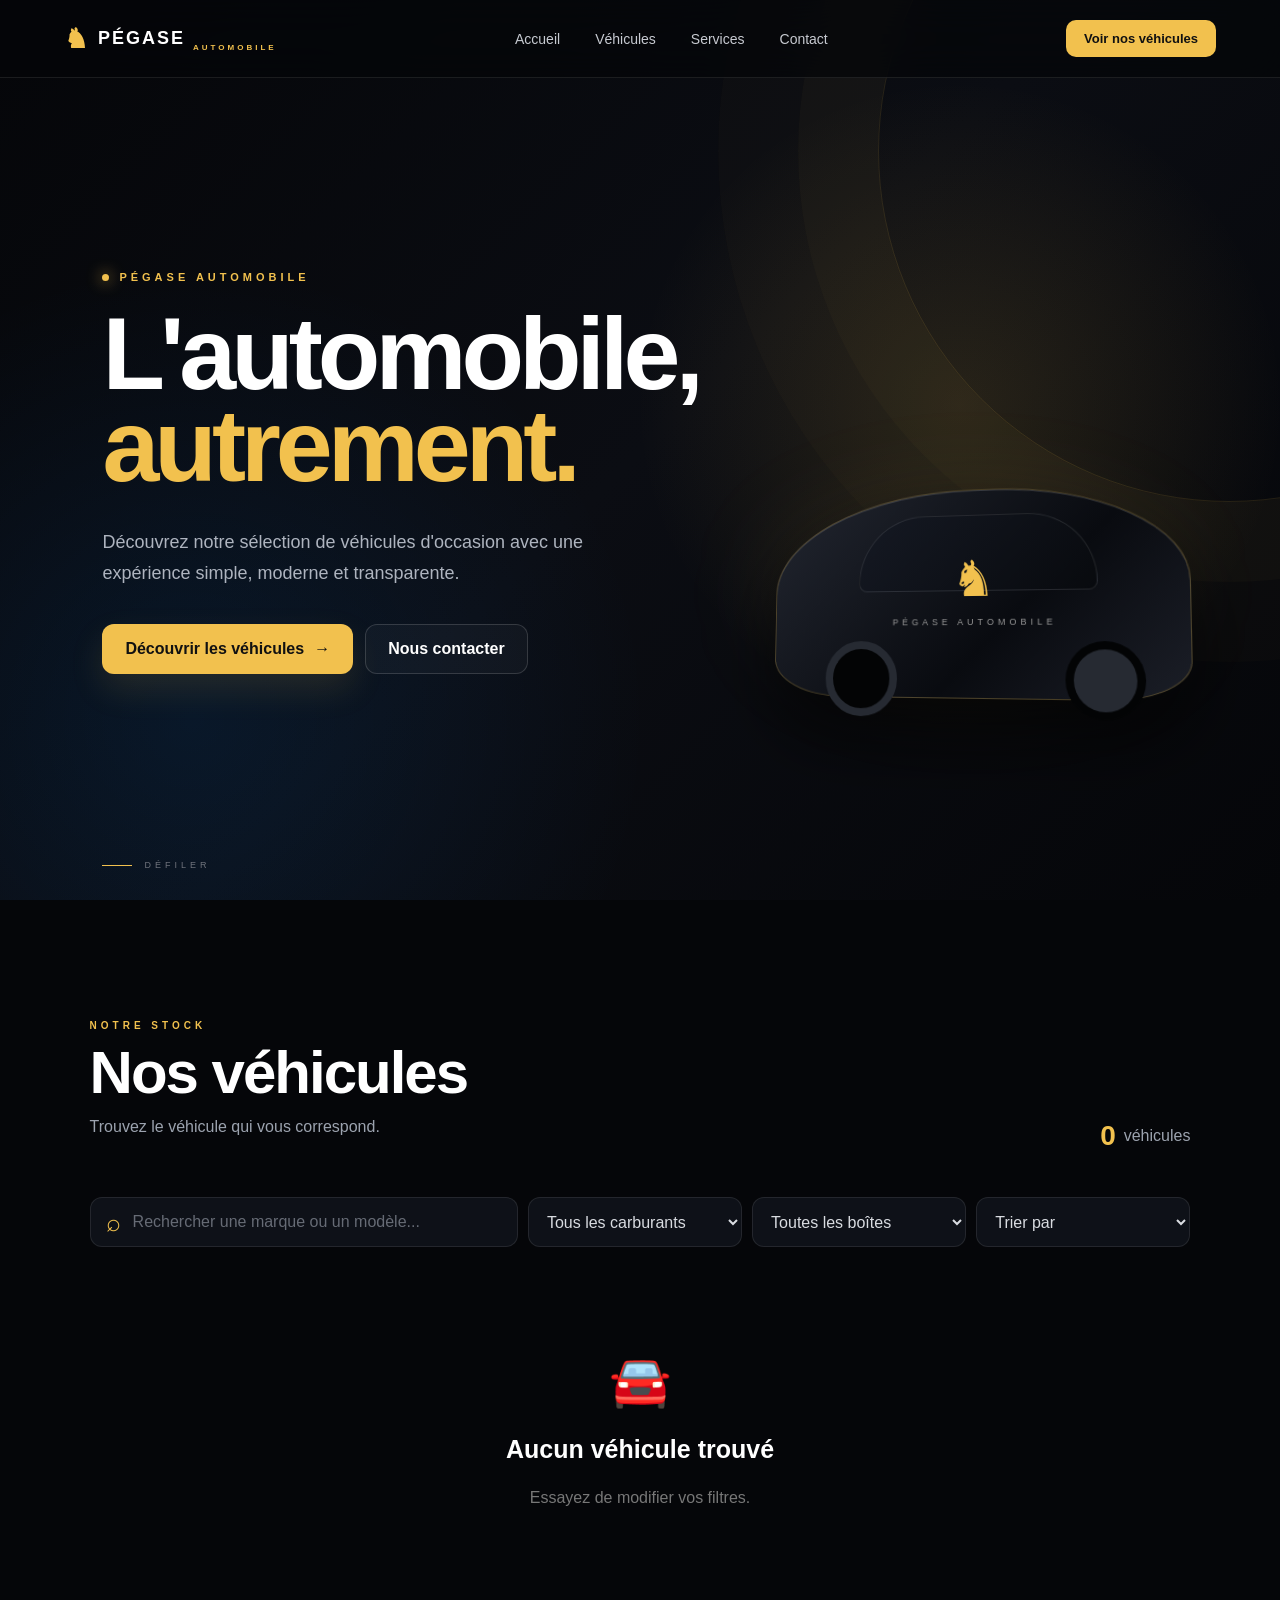
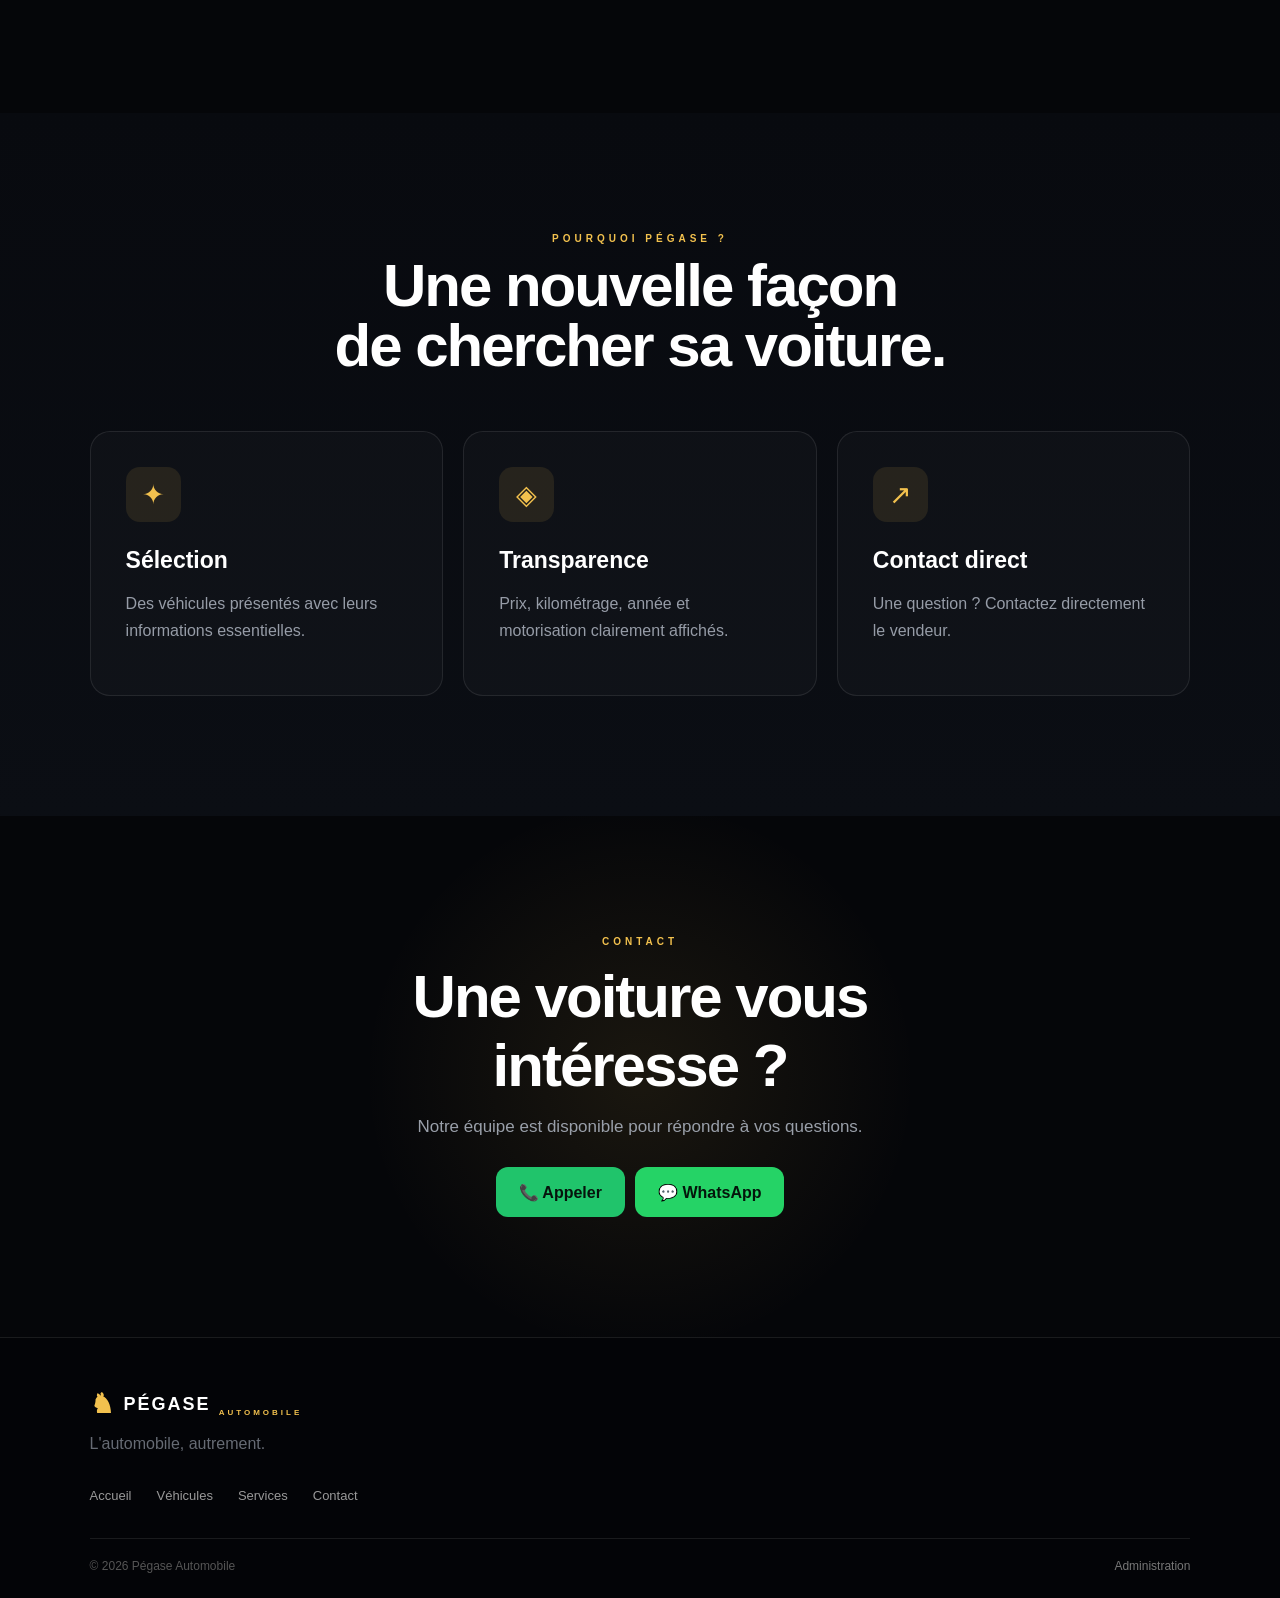
<file: index.html>
<!DOCTYPE html>
<html lang="fr">
<head>
  <meta charset="UTF-8">
  <meta name="viewport" content="width=device-width, initial-scale=1.0">

  <title>Pégase Automobile | Véhicules d'occasion</title>

  <meta
    name="description"
    content="Pégase Automobile — Découvrez nos véhicules d'occasion sélectionnés avec soin."
  >

  <link rel="stylesheet" href="style.css">
</head>

<body>

  <!-- =========================
       HEADER
  ========================== -->

  <header class="header">

    <a href="index.html" class="logo">
      <span class="logo-icon">♞</span>
      <span>PÉGASE</span>
      <small>AUTOMOBILE</small>
    </a>

    <nav class="nav">

      <a href="#accueil">Accueil</a>
      <a href="#vehicules">Véhicules</a>
      <a href="#services">Services</a>
      <a href="#contact">Contact</a>

    </nav>

    <a
      href="#vehicules"
      class="header-button"
    >
      Voir nos véhicules
    </a>

  </header>


  <!-- =========================
       HERO
  ========================== -->

  <main>

    <section id="accueil" class="hero">

      <div class="hero-background"></div>

      <div class="hero-content">

        <div class="hero-badge">
          <span></span>
          PÉGASE AUTOMOBILE
        </div>

        <h1>
          L'automobile,
          <strong>autrement.</strong>
        </h1>

        <p>
          Découvrez notre sélection de véhicules d'occasion
          avec une expérience simple, moderne et transparente.
        </p>

        <div class="hero-actions">

          <a
            href="#vehicules"
            class="button button-gold"
          >
            Découvrir les véhicules
            <span>→</span>
          </a>

          <a
            href="#contact"
            class="button button-outline"
          >
            Nous contacter
          </a>

        </div>

      </div>

      <div class="hero-car">

        <div class="car-glow"></div>

        <div class="car-placeholder">
          <span>♞</span>
          <p>PÉGASE AUTOMOBILE</p>
        </div>

      </div>

      <div class="hero-scroll">
        <span></span>
        DÉFILER
      </div>

    </section>


    <!-- =========================
         VÉHICULES
    ========================== -->

    <section id="vehicules" class="section vehicles-section">

      <div class="section-heading">

        <div>
          <span class="section-label">
            NOTRE STOCK
          </span>

          <h2>
            Nos véhicules
          </h2>

          <p>
            Trouvez le véhicule qui vous correspond.
          </p>
        </div>

        <div class="stock-count">
          <strong id="vehicleCount">0</strong>
          <span>véhicules</span>
        </div>

      </div>


      <!-- =========================
           FILTRES
      ========================== -->

      <div class="filters">

        <div class="search-box">

          <span>⌕</span>

          <input
            id="search"
            type="search"
            placeholder="Rechercher une marque ou un modèle..."
          >

        </div>


        <select id="fuel">

          <option value="">
            Tous les carburants
          </option>

          <option value="Essence">
            Essence
          </option>

          <option value="Diesel">
            Diesel
          </option>

          <option value="Hybride">
            Hybride
          </option>

          <option value="Électrique">
            Électrique
          </option>

        </select>


        <select id="gear">

          <option value="">
            Toutes les boîtes
          </option>

          <option value="Automatique">
            Automatique
          </option>

          <option value="Manuelle">
            Manuelle
          </option>

        </select>


        <select id="sort">

          <option value="">
            Trier par
          </option>

          <option value="priceAsc">
            Prix : croissant
          </option>

          <option value="priceDesc">
            Prix : décroissant
          </option>

          <option value="yearDesc">
            Année : récente
          </option>

          <option value="kmAsc">
            Kilométrage : faible
          </option>

        </select>

      </div>


      <!-- =========================
           CARTES
      ========================== -->

      <div
        id="cars"
        class="cars-grid"
      ></div>


      <div
        id="loading"
        class="loading"
      >
        <div class="loader"></div>
        <p>Chargement des véhicules...</p>
      </div>


      <div
        id="empty"
        class="empty"
        hidden
      >

        <div>🚘</div>

        <h3>
          Aucun véhicule trouvé
        </h3>

        <p>
          Essayez de modifier vos filtres.
        </p>

      </div>

    </section>


    <!-- =========================
         SERVICES
    ========================== -->

    <section
      id="services"
      class="section services-section"
    >

      <div class="section-heading centered">

        <span class="section-label">
          POURQUOI PÉGASE ?
        </span>

        <h2>
          Une nouvelle façon
          <br>
          de chercher sa voiture.
        </h2>

      </div>


      <div class="services-grid">

        <article class="service-card">

          <div class="service-icon">
            ✦
          </div>

          <h3>
            Sélection
          </h3>

          <p>
            Des véhicules présentés avec leurs
            informations essentielles.
          </p>

        </article>


        <article class="service-card">

          <div class="service-icon">
            ◈
          </div>

          <h3>
            Transparence
          </h3>

          <p>
            Prix, kilométrage, année et
            motorisation clairement affichés.
          </p>

        </article>


        <article class="service-card">

          <div class="service-icon">
            ↗
          </div>

          <h3>
            Contact direct
          </h3>

          <p>
            Une question ? Contactez directement
            le vendeur.
          </p>

        </article>

      </div>

    </section>


    <!-- =========================
         CONTACT
    ========================== -->

    <section
      id="contact"
      class="contact-section"
    >

      <div class="contact-content">

        <span class="section-label">
          CONTACT
        </span>

        <h2>
          Une voiture vous intéresse ?
        </h2>

        <p>
          Notre équipe est disponible pour
          répondre à vos questions.
        </p>

        <div class="contact-actions">

          <a
            href="tel:+33643486124"
            class="button button-green"
          >
            📞 Appeler
          </a>

          <a
            href="https://wa.me/33643486124"
            target="_blank"
            rel="noopener"
            class="button button-whatsapp"
          >
            💬 WhatsApp
          </a>

        </div>

      </div>

    </section>

  </main>


  <!-- =========================
       FOOTER
  ========================== -->

  <footer class="footer">

    <div class="footer-brand">

      <div class="logo">
        <span class="logo-icon">♞</span>
        <span>PÉGASE</span>
        <small>AUTOMOBILE</small>
      </div>

      <p>
        L'automobile, autrement.
      </p>

    </div>


    <div class="footer-links">

      <a href="#accueil">
        Accueil
      </a>

      <a href="#vehicules">
        Véhicules
      </a>

      <a href="#services">
        Services
      </a>

      <a href="#contact">
        Contact
      </a>

    </div>


    <div class="footer-bottom">

      <span>
        © <span id="year"></span>
        Pégase Automobile
      </span>

      <a href="admin.html">
        Administration
      </a>

    </div>

  </footer>


  <script src="app.js"></script>

</body>
</html>
</file>
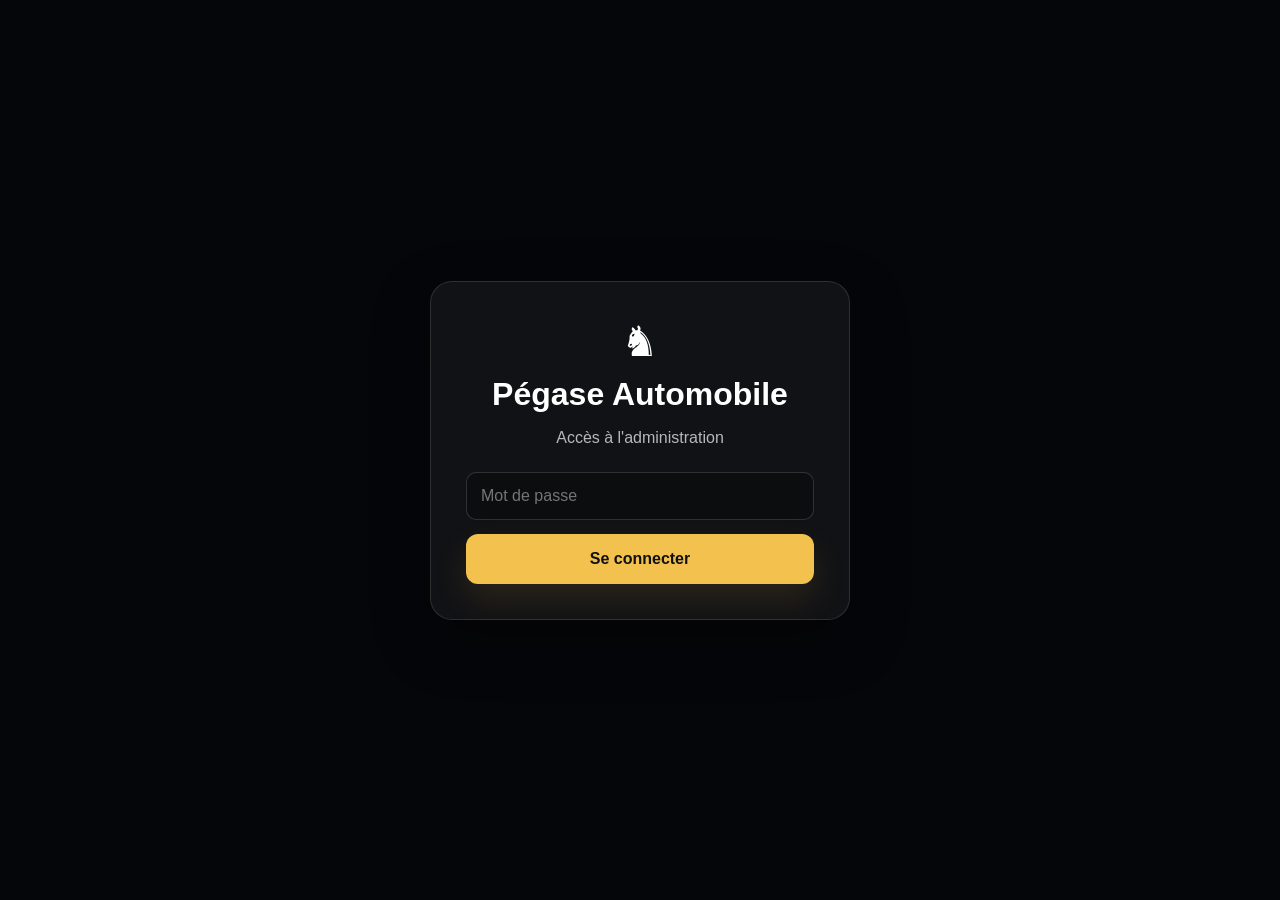
<file: admin.html>
<!DOCTYPE html>
<html lang="fr">
<head>
  <meta charset="UTF-8">
  <meta name="viewport" content="width=device-width, initial-scale=1.0">

  <title>Administration | Pégase Automobile</title>

  <link rel="stylesheet" href="style.css">

  <style>
    body {
      min-height: 100vh;
    }

    /* CONNEXION */

    #loginScreen {
      min-height: 100vh;
      display: flex;
      align-items: center;
      justify-content: center;
      padding: 20px;
    }

    .login-box {
      width: 100%;
      max-width: 420px;
      padding: 35px;
      border-radius: 22px;
      background: rgba(255,255,255,.05);
      border: 1px solid rgba(255,255,255,.12);
      box-shadow: 0 20px 60px rgba(0,0,0,.3);
      text-align: center;
    }

    .login-logo {
      font-size: 42px;
      margin-bottom: 10px;
    }

    .login-box h1 {
      margin: 0 0 8px;
    }

    .login-box p {
      opacity: .7;
      margin-bottom: 25px;
    }

    .login-box input {
      width: 100%;
      box-sizing: border-box;
      padding: 14px;
      border-radius: 10px;
      border: 1px solid rgba(255,255,255,.15);
      background: rgba(0,0,0,.25);
      color: inherit;
      font-size: 16px;
      margin-bottom: 14px;
    }

    .login-box button {
      width: 100%;
    }

    #loginError {
      display: none;
      margin-top: 15px;
      color: #ff7777;
    }

    /* ADMIN */

    #adminPanel {
      display: none;
    }

    .admin-page {
      max-width: 1200px;
      margin: 0 auto;
      padding: 40px 20px 80px;
    }

    .admin-top {
      display: flex;
      justify-content: space-between;
      align-items: center;
      gap: 20px;
      margin-bottom: 40px;
    }

    .admin-title h1 {
      margin: 0 0 8px;
    }

    .admin-title p {
      margin: 0;
      opacity: .7;
    }

    .admin-actions {
      display: flex;
      gap: 10px;
      flex-wrap: wrap;
    }

    .admin-card {
      background: rgba(255,255,255,.04);
      border: 1px solid rgba(255,255,255,.1);
      border-radius: 18px;
      padding: 24px;
      margin-bottom: 25px;
    }

    .admin-card h2 {
      margin-top: 0;
    }

    .stats {
      display: grid;
      grid-template-columns: repeat(4, 1fr);
      gap: 15px;
      margin-bottom: 25px;
    }

    .stat {
      padding: 22px;
      border-radius: 16px;
      background: rgba(255,255,255,.04);
      border: 1px solid rgba(255,255,255,.08);
    }

    .stat strong {
      display: block;
      font-size: 30px;
      margin-top: 8px;
    }

    .form-grid {
      display: grid;
      grid-template-columns: repeat(2, 1fr);
      gap: 16px;
    }

    .form-group {
      display: flex;
      flex-direction: column;
      gap: 7px;
    }

    .form-group.full {
      grid-column: 1 / -1;
    }

    .form-group label {
      font-weight: 600;
    }

    .form-group input,
    .form-group select,
    .form-group textarea {
      width: 100%;
      box-sizing: border-box;
      padding: 13px 14px;
      border-radius: 10px;
      border: 1px solid rgba(255,255,255,.15);
      background: rgba(0,0,0,.25);
      color: inherit;
      font: inherit;
    }

    .form-group textarea {
      min-height: 130px;
      resize: vertical;
    }

    .checkbox-row {
      display: flex;
      align-items: center;
      gap: 10px;
      margin-top: 5px;
    }

    .checkbox-row input {
      width: 18px;
      height: 18px;
    }

    .photo-zone {
      border: 2px dashed rgba(255,255,255,.2);
      border-radius: 14px;
      padding: 30px;
      text-align: center;
      margin-top: 5px;
    }

    .photo-zone input {
      margin-top: 15px;
    }

    .admin-submit {
      margin-top: 22px;
      display: flex;
      gap: 12px;
      flex-wrap: wrap;
    }

    .vehicle-list {
      display: grid;
      gap: 15px;
    }

    .vehicle-item {
      display: flex;
      justify-content: space-between;
      align-items: center;
      gap: 20px;
      padding: 18px;
      border-radius: 14px;
      background: rgba(255,255,255,.03);
      border: 1px solid rgba(255,255,255,.08);
    }

    .vehicle-info h3 {
      margin: 0 0 6px;
    }

    .vehicle-info p {
      margin: 4px 0;
      opacity: .7;
    }

    .vehicle-buttons {
      display: flex;
      gap: 8px;
      flex-wrap: wrap;
    }

    .admin-message {
      display: none;
      padding: 14px;
      border-radius: 10px;
      margin-bottom: 20px;
      background: rgba(255,255,255,.06);
    }

    @media (max-width: 800px) {
      .stats {
        grid-template-columns: repeat(2, 1fr);
      }

      .form-grid {
        grid-template-columns: 1fr;
      }

      .form-group.full {
        grid-column: auto;
      }

      .admin-top {
        align-items: flex-start;
        flex-direction: column;
      }

      .vehicle-item {
        align-items: flex-start;
        flex-direction: column;
      }
    }

    @media (max-width: 500px) {
      .stats {
        grid-template-columns: 1fr;
      }
    }
  </style>
</head>

<body>

  <!-- CONNEXION -->

  <div id="loginScreen">

    <div class="login-box">

      <div class="login-logo">♞</div>

      <h1>Pégase Automobile</h1>

      <p>Accès à l'administration</p>

      <form id="loginForm">

        <input
          id="adminPassword"
          type="password"
          placeholder="Mot de passe"
          autocomplete="current-password"
          required
        >

        <button
          type="submit"
          class="button button-gold"
        >
          Se connecter
        </button>

      </form>

      <div id="loginError">
        Mot de passe incorrect.
      </div>

    </div>

  </div>


  <!-- ADMINISTRATION -->

  <div id="adminPanel">

    <main class="admin-page">

      <header class="admin-top">

        <div class="admin-title">

          <h1>♞ Administration</h1>

          <p>
            Pégase Automobile — Gestion des véhicules
          </p>

        </div>

        <div class="admin-actions">

          <a
            href="index.html"
            class="button button-outline"
          >
            ← Retour au site
          </a>

          <button
            id="logoutButton"
            type="button"
            class="button button-outline"
          >
            Déconnexion
          </button>

        </div>

      </header>


      <div
        id="adminMessage"
        class="admin-message"
      ></div>


      <!-- STATISTIQUES -->

      <section class="stats">

        <div class="stat">
          <span>Total véhicules</span>
          <strong id="statTotal">0</strong>
        </div>

        <div class="stat">
          <span>Disponibles</span>
          <strong id="statAvailable">0</strong>
        </div>

        <div class="stat">
          <span>Réservés</span>
          <strong id="statReserved">0</strong>
        </div>

        <div class="stat">
          <span>Vendus</span>
          <strong id="statSold">0</strong>
        </div>

      </section>


      <!-- AJOUTER -->

      <section class="admin-card">

        <h2>➕ Ajouter une voiture</h2>

        <form id="carForm">

          <div class="form-grid">

            <div class="form-group">
              <label for="brand">Marque</label>
              <input
                id="brand"
                name="brand"
                type="text"
                placeholder="Mercedes"
                required
              >
            </div>

            <div class="form-group">
              <label for="model">Modèle</label>
              <input
                id="model"
                name="model"
                type="text"
                placeholder="Classe A"
                required
              >
            </div>

            <div class="form-group">
              <label for="price">Prix</label>
              <input
                id="price"
                name="price"
                type="text"
                placeholder="24 990 €"
                required
              >
            </div>

            <div class="form-group">
              <label for="year">Année</label>
              <input
                id="year"
                name="year"
                type="number"
                placeholder="2022"
              >
            </div>

            <div class="form-group">
              <label for="km">Kilométrage</label>
              <input
                id="km"
                name="km"
                type="text"
                placeholder="45 000 km"
              >
            </div>

            <div class="form-group">
              <label for="fuel">Carburant</label>
              <select id="fuel" name="fuel">
                <option value="">Choisir</option>
                <option value="Essence">Essence</option>
                <option value="Diesel">Diesel</option>
                <option value="Hybride">Hybride</option>
                <option value="Électrique">Électrique</option>
              </select>
            </div>

            <div class="form-group">
              <label for="gear">Boîte de vitesses</label>
              <select id="gear" name="gear">
                <option value="">Choisir</option>
                <option value="Automatique">Automatique</option>
                <option value="Manuelle">Manuelle</option>
              </select>
            </div>

            <div class="form-group">
              <label for="location">Localisation</label>
              <input
                id="location"
                name="location"
                type="text"
                placeholder="Serris"
              >
            </div>

            <div class="form-group">
              <label for="status">Statut</label>
              <select id="status" name="status">
                <option value="Disponible">Disponible</option>
                <option value="Réservé">Réservé</option>
                <option value="Vendu">Vendu</option>
              </select>
            </div>

            <div class="form-group">

              <label>Options</label>

              <div class="checkbox-row">

                <input
                  id="featured"
                  name="featured"
                  type="checkbox"
                >

                <label for="featured">
                  ⭐ Mettre ce véhicule à la une
                </label>

              </div>

            </div>

            <div class="form-group full">

              <label for="description">
                Description
              </label>

              <textarea
                id="description"
                name="description"
                placeholder="Décris le véhicule..."
              ></textarea>

            </div>

            <div class="form-group full">

              <label>Photos du véhicule</label>

              <div class="photo-zone">

                <strong>
                  📸 Ajouter plusieurs photos
                </strong>

                <p>
                  Sélectionne toutes les photos du véhicule.
                </p>

                <input
                  id="photos"
                  name="photos"
                  type="file"
                  accept="image/*"
                  multiple
                >

              </div>

            </div>

          </div>

          <div class="admin-submit">

            <button
              type="submit"
              class="button button-gold"
            >
              Publier le véhicule
            </button>

            <button
              type="reset"
              class="button button-outline"
            >
              Réinitialiser
            </button>

          </div>

        </form>

      </section>


      <!-- VÉHICULES -->

      <section class="admin-card">

        <h2>🚗 Véhicules publiés</h2>

        <div
          id="vehicleList"
          class="vehicle-list"
        >
          <p>Chargement...</p>
        </div>

      </section>

    </main>

  </div>


  <script src="admin.js"></script>

</body>
</html>
</file>
<file: style.css>
/* =====================================================
   PÉGASE AUTOMOBILE — DESIGN V2
===================================================== */

* {
  box-sizing: border-box;
}

html {
  scroll-behavior: smooth;
}

body {
  margin: 0;
  font-family: Inter, Arial, Helvetica, sans-serif;
  background: #050609;
  color: #ffffff;
  overflow-x: hidden;
}

a {
  color: inherit;
}

button,
input,
select {
  font: inherit;
}


/* =====================================================
   VARIABLES
===================================================== */

:root {

  --black: #050609;
  --black-2: #090b10;
  --card: #0e1118;

  --white: #ffffff;
  --gray: #9ca3af;
  --gray-light: #d1d5db;

  --gold: #f2c14e;
  --gold-light: #ffd96a;

  --green: #20c46b;
  --whatsapp: #25d366;

  --red: #ef4444;
  --orange: #f59e0b;

  --border: rgba(255,255,255,.09);

}


/* =====================================================
   HEADER
===================================================== */

.header {

  position: fixed;

  top: 0;
  left: 0;

  width: 100%;

  height: 78px;

  padding: 0 5%;

  display: flex;

  align-items: center;

  justify-content: space-between;

  z-index: 1000;

  background:
    rgba(5,6,9,.72);

  backdrop-filter:
    blur(20px);

  -webkit-backdrop-filter:
    blur(20px);

  border-bottom:
    1px solid var(--border);

}


.logo {

  display: flex;

  align-items: center;

  gap: 8px;

  text-decoration: none;

  font-size: 18px;

  font-weight: 900;

  letter-spacing: 2px;

}


.logo span:nth-child(2) {

  color: var(--white);

}


.logo small {

  color: var(--gold);

  font-size: 8px;

  letter-spacing: 3px;

  align-self: flex-end;

  margin-bottom: 3px;

}


.logo-icon {

  color: var(--gold);

  font-size: 27px;

}


.nav {

  display: flex;

  align-items: center;

  gap: 35px;

}


.nav a {

  position: relative;

  color: #c7cad1;

  text-decoration: none;

  font-size: 14px;

  transition: .25s;

}


.nav a::after {

  content: "";

  position: absolute;

  left: 0;

  bottom: -7px;

  width: 0;

  height: 2px;

  background: var(--gold);

  transition: .25s;

}


.nav a:hover {

  color: white;

}


.nav a:hover::after {

  width: 100%;

}


.header-button {

  display: inline-flex;

  align-items: center;

  justify-content: center;

  padding: 11px 18px;

  border-radius: 10px;

  background: var(--gold);

  color: #111;

  text-decoration: none;

  font-size: 13px;

  font-weight: 800;

  transition: .25s;

}


.header-button:hover {

  transform: translateY(-2px);

  box-shadow:
    0 10px 30px
    rgba(242,193,78,.2);

}


/* =====================================================
   HERO
===================================================== */

.hero {

  min-height: 100vh;

  position: relative;

  display: flex;

  align-items: center;

  padding:
    120px 8%
    80px;

  overflow: hidden;

}


.hero-background {

  position: absolute;

  inset: 0;

  z-index: -3;

  background:

    radial-gradient(
      circle at 75% 45%,
      rgba(242,193,78,.13),
      transparent 30%
    ),

    radial-gradient(
      circle at 15% 80%,
      rgba(0,130,255,.10),
      transparent 35%
    ),

    linear-gradient(
      135deg,
      #050609,
      #0b0d13 50%,
      #050609
    );

}


.hero-background::before {

  content: "";

  position: absolute;

  width: 700px;
  height: 700px;

  right: -300px;
  top: -200px;

  border-radius: 50%;

  border:
    1px solid
    rgba(242,193,78,.12);

  box-shadow:

    0 0 0 80px
      rgba(242,193,78,.025),

    0 0 0 160px
      rgba(242,193,78,.015);

}


.hero-content {

  width: 55%;

  max-width: 750px;

  z-index: 2;

  animation:
    heroAppear
    1s
    ease
    both;

}


.hero-badge {

  display: inline-flex;

  align-items: center;

  gap: 10px;

  color: var(--gold);

  font-size: 11px;

  font-weight: 800;

  letter-spacing: 4px;

  margin-bottom: 25px;

}


.hero-badge span {

  width: 7px;
  height: 7px;

  border-radius: 50%;

  background: var(--gold);

  box-shadow:
    0 0 15px
    var(--gold);

}


.hero h1 {

  margin: 0;

  font-size:
    clamp(55px, 8vw, 105px);

  line-height: .9;

  letter-spacing: -5px;

  font-weight: 800;

}


.hero h1 strong {

  display: block;

  color: var(--gold);

}


.hero-content > p {

  max-width: 570px;

  margin:
    35px 0;

  color: #aeb4bf;

  font-size: 18px;

  line-height: 1.7;

}


.hero-actions {

  display: flex;

  gap: 12px;

  flex-wrap: wrap;

}


.button {

  display: inline-flex;

  align-items: center;

  justify-content: center;

  gap: 10px;

  min-height: 50px;

  padding:
    0 22px;

  border-radius: 12px;

  text-decoration: none;

  font-weight: 800;

  border: 1px solid transparent;

  cursor: pointer;

  transition:
    transform .25s,
    box-shadow .25s,
    background .25s;

}


.button:hover {

  transform:
    translateY(-3px);

}


.button-gold {

  background: var(--gold);

  color: #111;

  box-shadow:
    0 15px 35px
    rgba(242,193,78,.12);

}


.button-gold:hover {

  background:
    var(--gold-light);

  box-shadow:
    0 20px 45px
    rgba(242,193,78,.22);

}


.button-outline {

  border-color:
    rgba(255,255,255,.15);

  color: white;

  background:
    rgba(255,255,255,.03);

}


.button-outline:hover {

  background:
    rgba(255,255,255,.08);

}


.hero-car {

  position: absolute;

  right: 5%;

  bottom: 13%;

  width: 38%;

  height: 380px;

  display: flex;

  align-items: center;

  justify-content: center;

}


.car-glow {

  position: absolute;

  width: 400px;
  height: 180px;

  border-radius: 50%;

  background:
    rgba(242,193,78,.09);

  filter:
    blur(50px);

}


.car-placeholder {

  position: relative;

  width: 420px;

  height: 210px;

  border:
    1px solid
    rgba(242,193,78,.25);

  border-radius:
    50% 45% 18% 18%;

  background:

    linear-gradient(
      135deg,
      #222630,
      #090b10 60%,
      #1b1e27
    );

  box-shadow:

    0 40px 80px
    rgba(0,0,0,.7),

    inset
    0 1px 0
    rgba(255,255,255,.15);

  display: flex;

  flex-direction: column;

  align-items: center;

  justify-content: center;

  transform:
    perspective(700px)
    rotateX(4deg)
    rotateY(-10deg);

}


.car-placeholder::before {

  content: "";

  position: absolute;

  top: 25px;
  left: 90px;

  width: 240px;
  height: 75px;

  background:
    linear-gradient(
      135deg,
      #151923,
      #080a0e
    );

  border:
    1px solid
    rgba(255,255,255,.1);

  border-radius:
    80px 80px 10px 10px;

}


.car-placeholder::after {

  content: "";

  position: absolute;

  bottom: -20px;

  left: 55px;

  width: 60px;
  height: 60px;

  border-radius: 50%;

  background: #030405;

  border:
    8px solid #262a32;

  box-shadow:
    245px 0 0 -8px #262a32,
    245px 0 0 0 #030405;

}


.car-placeholder span {

  position: relative;

  z-index: 2;

  color: var(--gold);

  font-size: 50px;

}


.car-placeholder p {

  position: relative;

  z-index: 2;

  color: #999;

  font-size: 9px;

  letter-spacing: 4px;

}


.hero-scroll {

  position: absolute;

  left: 8%;

  bottom: 30px;

  display: flex;

  align-items: center;

  gap: 12px;

  color: #6f737c;

  font-size: 9px;

  letter-spacing: 4px;

}


.hero-scroll span {

  width: 30px;

  height: 1px;

  background: var(--gold);

}


@keyframes heroAppear {

  from {

    opacity: 0;

    transform:
      translateY(35px);

  }

  to {

    opacity: 1;

    transform:
      translateY(0);

  }

}


/* =====================================================
   SECTIONS
===================================================== */

.section {

  padding:
    120px 7%;

  max-width: 1400px;

  margin: auto;

}


.section-heading {

  display: flex;

  align-items: flex-end;

  justify-content: space-between;

  gap: 30px;

  margin-bottom: 45px;

}


.section-heading.centered {

  display: block;

  text-align: center;

}


.section-label {

  display: block;

  color: var(--gold);

  font-size: 10px;

  font-weight: 900;

  letter-spacing: 4px;

  margin-bottom: 12px;

}


.section-heading h2 {

  margin: 0;

  font-size:
    clamp(38px, 5vw, 60px);

  line-height: 1;

  letter-spacing: -2px;

}


.section-heading p {

  color: var(--gray);

  margin-top: 15px;

}


.stock-count {

  display: flex;

  align-items: center;

  gap: 8px;

  color: var(--gray);

}


.stock-count strong {

  color: var(--gold);

  font-size: 28px;

}


/* =====================================================
   FILTRES
===================================================== */

.filters {

  display: grid;

  grid-template-columns:
    minmax(250px, 2fr)
    repeat(3, 1fr);

  gap: 10px;

  margin-bottom: 35px;

}


.search-box {

  display: flex;

  align-items: center;

  gap: 10px;

  padding:
    0 15px;

  height: 50px;

  background: var(--card);

  border:
    1px solid var(--border);

  border-radius: 12px;

}


.search-box span {

  color: var(--gold);

  font-size: 25px;

}


.search-box input {

  width: 100%;

  height: 100%;

  border: 0;

  outline: 0;

  background: transparent;

  color: white;

}


.search-box input::placeholder {

  color: #666b75;

}


.filters select {

  height: 50px;

  padding:
    0 14px;

  background: var(--card);

  border:
    1px solid var(--border);

  color: #d9dce1;

  border-radius: 12px;

  outline: none;

  cursor: pointer;

}


.filters select:focus {

  border-color:
    rgba(242,193,78,.5);

}


/* =====================================================
   CARTES
===================================================== */

.cars-grid {

  display: grid;

  grid-template-columns:
    repeat(
      auto-fill,
      minmax(290px, 1fr)
    );

  gap: 22px;

}


.car-card {

  position: relative;

  overflow: hidden;

  background:
    linear-gradient(
      145deg,
      #11151d,
      #0b0d12
    );

  border:
    1px solid var(--border);

  border-radius: 20px;

  transition:
    transform .3s,
    border-color .3s,
    box-shadow .3s;

  animation:
    cardAppear .5s ease both;

}


.car-card:hover {

  transform:
    translateY(-8px);

  border-color:
    rgba(242,193,78,.35);

  box-shadow:
    0 25px 60px
    rgba(0,0,0,.4);

}


.car-image {

  position: relative;

  height: 240px;

  overflow: hidden;

  background:
    #171a21;

}


.car-image img {

  width: 100%;

  height: 100%;

  object-fit: cover;

  display: block;

  transition:
    transform .5s;

}


.car-card:hover
.car-image img {

  transform:
    scale(1.05);

}


.car-placeholder-image {

  width: 100%;
  height: 100%;

  display: flex;

  align-items: center;

  justify-content: center;

  flex-direction: column;

  color: #666;

}


.car-placeholder-image strong {

  color: var(--gold);

  font-size: 40px;

}


.status-badge {

  position: absolute;

  top: 14px;

  left: 14px;

  padding:
    7px 10px;

  border-radius: 8px;

  font-size: 10px;

  font-weight: 900;

  letter-spacing: 1px;

  backdrop-filter:
    blur(10px);

}


.status-available {

  background:
    rgba(32,196,107,.9);

  color: #06150d;

}


.status-reserved {

  background:
    rgba(245,158,11,.95);

  color: #181000;

}


.status-sold {

  background:
    rgba(239,68,68,.9);

  color: white;

}


.featured-badge {

  position: absolute;

  top: 14px;

  right: 14px;

  padding:
    7px 10px;

  border-radius: 8px;

  background:
    rgba(242,193,78,.95);

  color: #111;

  font-size: 10px;

  font-weight: 900;

}


.favorite-button {

  position: absolute;

  right: 14px;

  bottom: 14px;

  width: 40px;
  height: 40px;

  border: 0;

  border-radius: 50%;

  background:
    rgba(0,0,0,.65);

  color: white;

  cursor: pointer;

  font-size: 19px;

  z-index: 5;

  transition: .2s;

}


.favorite-button:hover {

  transform:
    scale(1.1);

}


.favorite-button.active {

  color: #ff4f6d;

}


.car-body {

  padding: 22px;

}


.car-body h3 {

  margin: 0;

  font-size: 22px;

}


.car-price {

  margin-top: 8px;

  color: var(--gold);

  font-size: 24px;

  font-weight: 900;

}


.car-meta {

  display: flex;

  flex-wrap: wrap;

  gap: 7px;

  margin:
    17px 0;

}


.car-meta span {

  padding:
    6px 9px;

  background:
    rgba(255,255,255,.05);

  border-radius: 7px;

  color: #bfc3ca;

  font-size: 12px;

}


.car-location {

  color: #9298a3;

  font-size: 13px;

  margin-bottom: 15px;

}


.car-buttons {

  display: grid;

  grid-template-columns: 1fr;

  gap: 8px;

}


.car-button {

  display: flex;

  align-items: center;

  justify-content: center;

  min-height: 43px;

  border-radius: 10px;

  text-decoration: none;

  font-size: 13px;

  font-weight: 800;

  border: 0;

  cursor: pointer;

}


.car-button-details {

  background:
    rgba(255,255,255,.07);

  color: white;

}


.car-button-contact {

  background:
    var(--green);

  color: #06130c;

}


@keyframes cardAppear {

  from {

    opacity: 0;

    transform:
      translateY(20px);

  }

  to {

    opacity: 1;

    transform:
      translateY(0);

  }

}


/* =====================================================
   LOADING
===================================================== */

.loading {

  display: flex;

  flex-direction: column;

  align-items: center;

  justify-content: center;

  min-height: 200px;

  color: #777;

}


.loader {

  width: 35px;
  height: 35px;

  border:
    3px solid
    rgba(255,255,255,.1);

  border-top-color:
    var(--gold);

  border-radius: 50%;

  animation:
    spin .8s linear infinite;

}


@keyframes spin {

  to {

    transform:
      rotate(360deg);

  }

}


.empty {

  padding:
    70px 20px;

  text-align: center;

  color: #777;

}


.empty > div {

  font-size: 50px;

}


.empty h3 {

  color: white;

  font-size: 25px;

}


/* =====================================================
   SERVICES
===================================================== */

.services-section {

  max-width: none;

  background:
    linear-gradient(
      180deg,
      #080a0f,
      #0b0e14
    );

}


.services-grid {

  max-width: 1200px;

  margin: 55px auto 0;

  display: grid;

  grid-template-columns:
    repeat(3, 1fr);

  gap: 20px;

}


.service-card {

  padding: 35px;

  background:
    rgba(255,255,255,.025);

  border:
    1px solid var(--border);

  border-radius: 20px;

  transition: .3s;

}


.service-card:hover {

  transform:
    translateY(-6px);

  border-color:
    rgba(242,193,78,.25);

}


.service-icon {

  display: flex;

  align-items: center;

  justify-content: center;

  width: 55px;
  height: 55px;

  margin-bottom: 25px;

  border-radius: 14px;

  background:
    rgba(242,193,78,.1);

  color: var(--gold);

  font-size: 27px;

}


.service-card h3 {

  font-size: 23px;

  margin: 0 0 12px;

}


.service-card p {

  color: #969ca7;

  line-height: 1.7;

}


/* =====================================================
   CONTACT
===================================================== */

.contact-section {

  position: relative;

  padding:
    120px 7%;

  text-align: center;

  overflow: hidden;

  background:
    radial-gradient(
      circle at center,
      rgba(242,193,78,.09),
      transparent 40%
    );

}


.contact-content {

  max-width: 700px;

  margin: auto;

}


.contact-content h2 {

  margin:
    15px 0;

  font-size:
    clamp(38px,5vw,60px);

  letter-spacing: -2px;

}


.contact-content p {

  color: #999fa9;

  font-size: 17px;

}


.contact-actions {

  display: flex;

  justify-content: center;

  gap: 10px;

  margin-top: 30px;

}


.button-green {

  background:
    var(--green);

  color:
    #06130c;

}


.button-whatsapp {

  background:
    var(--whatsapp);

  color:
    #04150b;

}


/* =====================================================
   FOOTER
===================================================== */

.footer {

  padding:
    50px 7%
    25px;

  background:
    #030407;

  border-top:
    1px solid var(--border);

}


.footer-brand {

  margin-bottom: 35px;

}


.footer-brand p {

  color: #666b74;

  margin-top: 15px;

}


.footer-links {

  display: flex;

  gap: 25px;

  margin-bottom: 35px;

}


.footer-links a {

  color: #999;

  text-decoration: none;

  font-size: 13px;

}


.footer-links a:hover {

  color: var(--gold);

}


.footer-bottom {

  display: flex;

  justify-content: space-between;

  padding-top: 20px;

  border-top:
    1px solid var(--border);

  color: #555;

  font-size: 12px;

}


.footer-bottom a {

  color: #777;

  text-decoration: none;

}


.footer-bottom a:hover {

  color: var(--gold);

}


/* =====================================================
   MOBILE
===================================================== */

@media (max-width: 900px) {

  .nav {

    display: none;

  }

  .hero {

    padding:
      120px 6%
      70px;

  }

  .hero-content {

    width: 100%;

  }

  .hero-car {

    display: none;

  }

  .hero h1 {

    letter-spacing:
      -3px;

  }

  .filters {

    grid-template-columns:
      1fr 1fr;

  }

  .search-box {

    grid-column:
      1 / -1;

  }

  .services-grid {

    grid-template-columns:
      1fr;

  }

}


@media (max-width: 600px) {

  .header {

    height: 68px;

    padding:
      0 5%;

  }

  .header-button {

    display: none;

  }

  .logo {

    font-size: 15px;

  }

  .logo-icon {

    font-size: 22px;

  }

  .logo small {

    font-size: 6px;

  }

  .hero {

    min-height:
      100svh;

  }

  .hero h1 {

    font-size:
      56px;

  }

  .hero-content > p {

    font-size:
      16px;

  }

  .hero-actions {

    flex-direction:
      column;

  }

  .hero-actions .button {

    width: 100%;

  }

  .section {

    padding:
      80px 5%;

  }

  .section-heading {

    align-items:
      flex-start;

    flex-direction:
      column;

  }

  .filters {

    grid-template-columns:
      1fr;

  }

  .search-box {

    grid-column:
      auto;

  }

  .cars-grid {

    grid-template-columns:
      1fr;

  }

  .contact-actions {

    flex-direction:
      column;

  }

  .contact-actions .button {

    width: 100%;

  }

  .footer-links {

    flex-wrap:
      wrap;

  }

  .footer-bottom {

    flex-direction:
      column;

    gap: 15px;

  }

}
</file>
